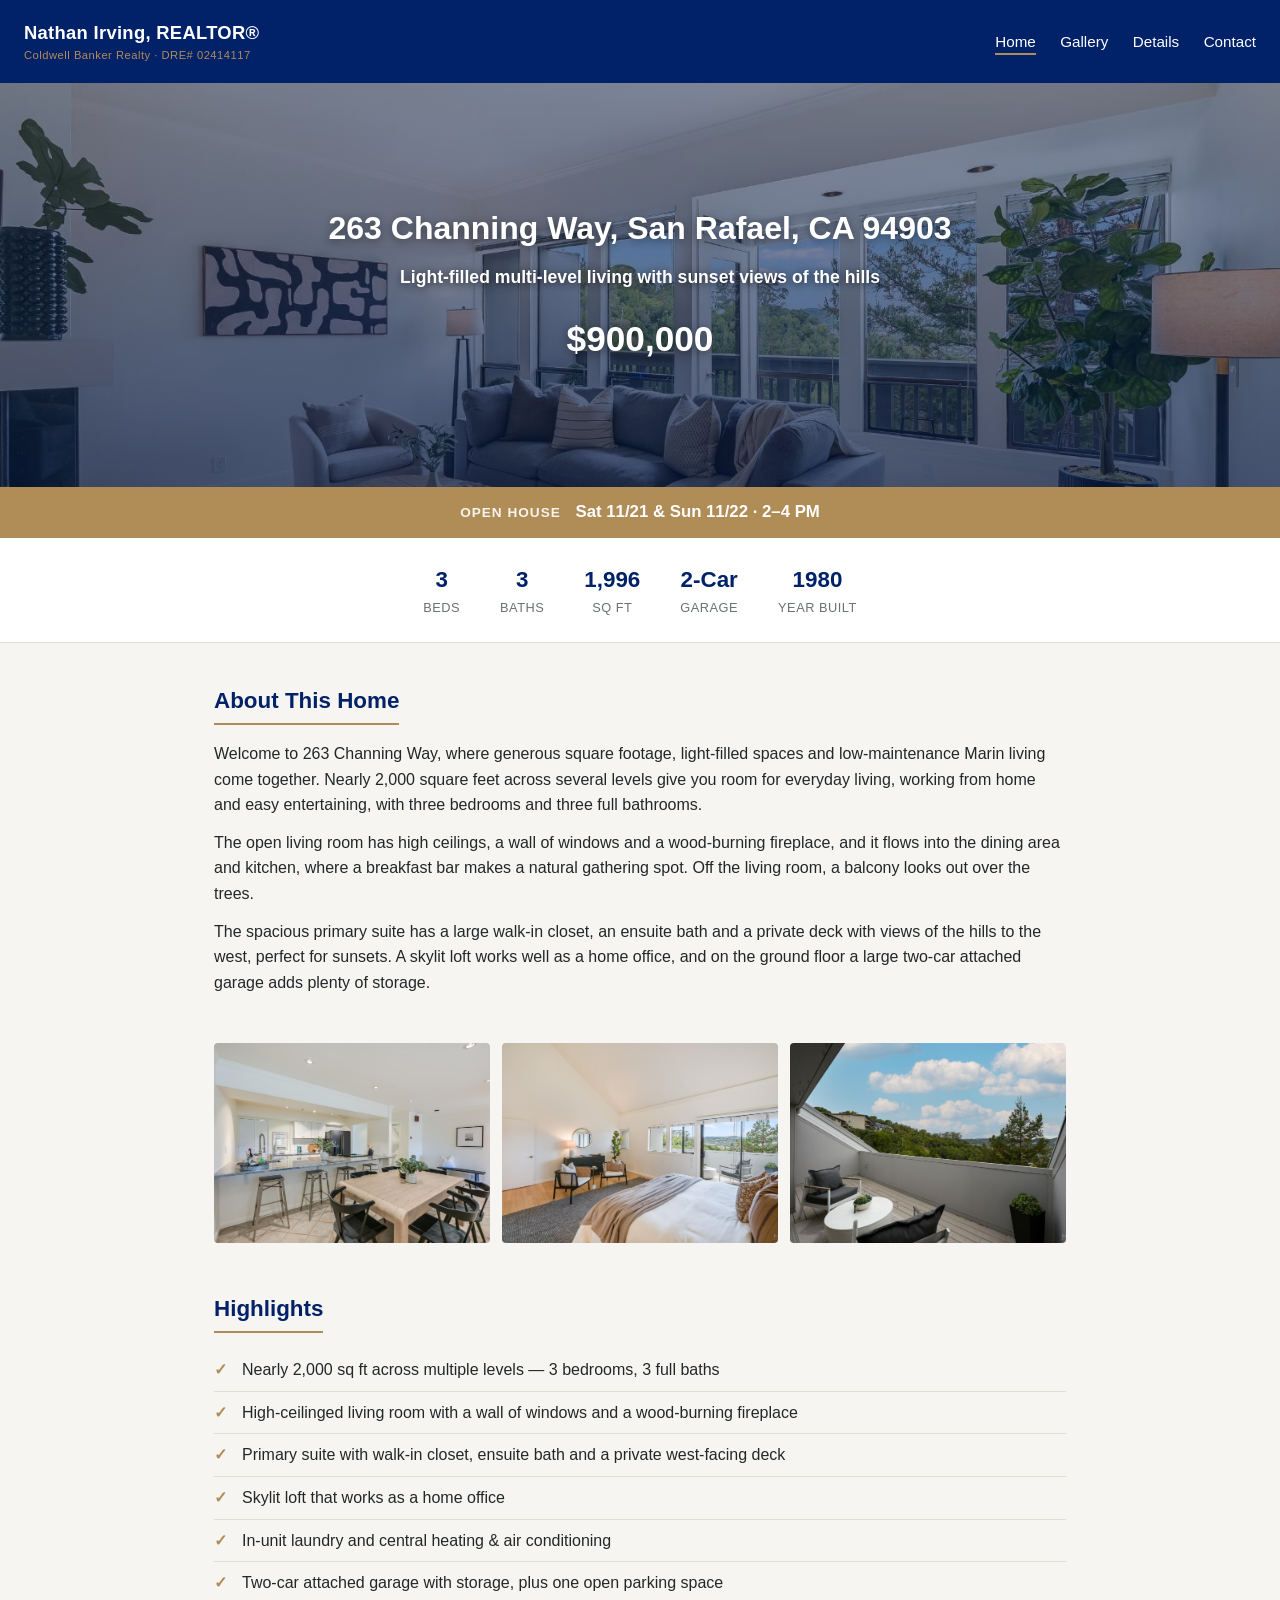
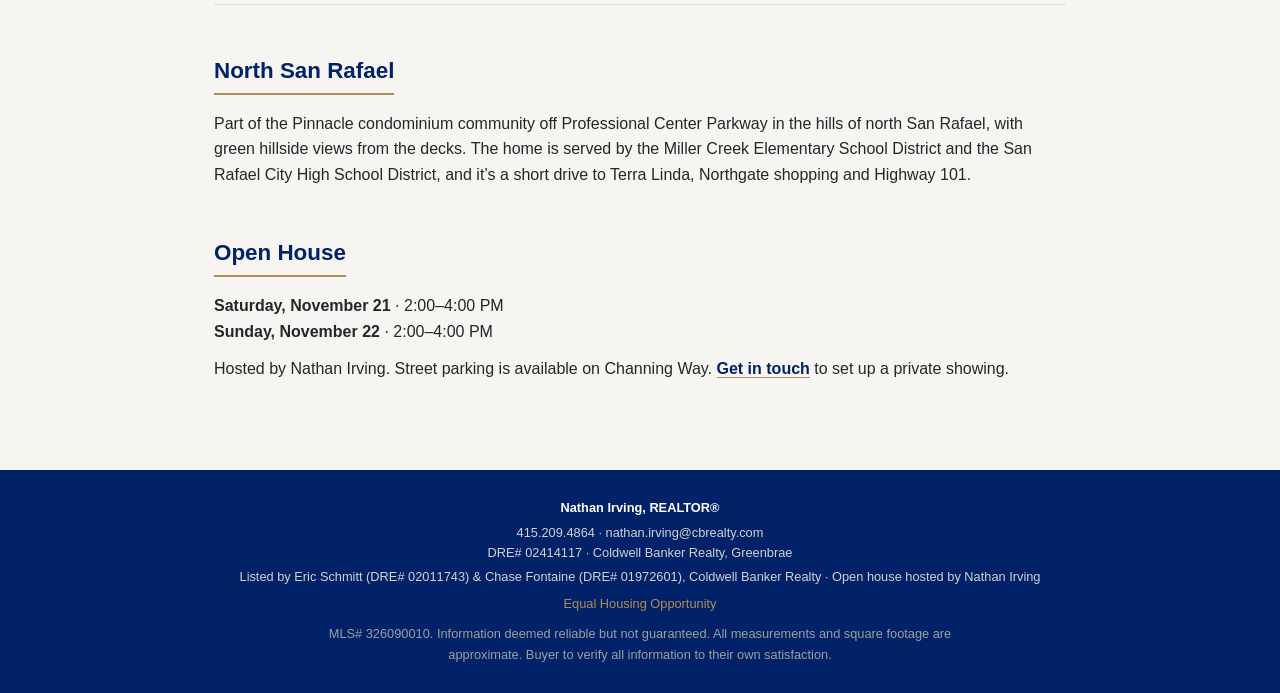
<file: index.html>
<!DOCTYPE html>
<html lang="en">
<head>
<meta charset="UTF-8">
<meta name="viewport" content="width=device-width, initial-scale=1.0">
<title>263 Channing Way, San Rafael, CA 94903 | Nathan Irving, REALTOR&reg;</title>
<meta name="description" content="Light-filled 3 bed, 3 bath multi-level condo with a private hill-view deck in north San Rafael. 263 Channing Way, San Rafael, CA 94903. Open house hosted by Nathan Irving, DRE# 02414117.">
<meta property="og:title" content="263 Channing Way, San Rafael | $900,000">
<meta property="og:description" content="3 bed &middot; 3 bath &middot; 1,996 sq ft. Sat 11/21 &amp; Sun 11/22 &middot; 2&ndash;4 PM">
<meta property="og:image" content="images/01-living-room.jpg">
<link rel="stylesheet" href="style.css">
</head>
<body>

<header>
  <div class="brand">Nathan Irving, REALTOR&reg;<span class="dre">Coldwell Banker Realty &middot; DRE# 02414117</span></div>
  <nav>
    <a href="index.html" class="active">Home</a>
    <a href="gallery.html">Gallery</a>
    <a href="details.html">Details</a>
    
    <a href="contact.html">Contact</a>
  </nav>
</header>

<div class="hero has-photo" style="--hero-img: url('images/01-living-room.jpg')">
  <h1>263 Channing Way, San Rafael, CA 94903</h1>
  <div class="tagline">Light-filled multi-level living with sunset views of the hills</div>
  <div class="price">$900,000</div>
</div>

<div class="oh-banner">
  <span class="oh-label">Open House</span>
  <span>Sat 11/21 &amp; Sun 11/22 &middot; 2&ndash;4 PM</span>
</div>

<div class="stats">
  <div class="stat"><div class="num">3</div><div class="label">Beds</div></div>
  <div class="stat"><div class="num">3</div><div class="label">Baths</div></div>
  <div class="stat"><div class="num">1,996</div><div class="label">Sq Ft</div></div>
  <div class="stat"><div class="num">2-Car</div><div class="label">Garage</div></div>
  <div class="stat"><div class="num">1980</div><div class="label">Year Built</div></div>
</div>

<main>

  <section>
    <h2>About This Home</h2>
    <p>Welcome to 263 Channing Way, where generous square footage, light-filled spaces and low-maintenance Marin living come together. Nearly 2,000 square feet across several levels give you room for everyday living, working from home and easy entertaining, with three bedrooms and three full bathrooms.</p>
    <p>The open living room has high ceilings, a wall of windows and a wood-burning fireplace, and it flows into the dining area and kitchen, where a breakfast bar makes a natural gathering spot. Off the living room, a balcony looks out over the trees.</p>
    <p>The spacious primary suite has a large walk-in closet, an ensuite bath and a private deck with views of the hills to the west, perfect for sunsets. A skylit loft works well as a home office, and on the ground floor a large two-car attached garage adds plenty of storage.</p>
  </section>

  <div class="photo-strip">
    <img src="images/04-kitchen-dining.jpg" alt="Kitchen with breakfast bar">
    <img src="images/10-primary-suite-deck.jpg" alt="Primary suite">
    <img src="images/28-primary-deck-views.jpg" alt="Primary suite deck with western hill views">
  </div>

  <section>
    <h2>Highlights</h2>
    <ul class="features">
      <li>Nearly 2,000 sq ft across multiple levels &mdash; 3 bedrooms, 3 full baths</li>
      <li>High-ceilinged living room with a wall of windows and a wood-burning fireplace</li>
      <li>Primary suite with walk-in closet, ensuite bath and a private west-facing deck</li>
      <li>Skylit loft that works as a home office</li>
      <li>In-unit laundry and central heating &amp; air conditioning</li>
      <li>Two-car attached garage with storage, plus one open parking space</li>
    </ul>
  </section>

  <section>
    <h2>North San Rafael</h2>
    <p>Part of the Pinnacle condominium community off Professional Center Parkway in the hills of north San Rafael, with green hillside views from the decks. The home is served by the Miller Creek Elementary School District and the San Rafael City High School District, and it&rsquo;s a short drive to Terra Linda, Northgate shopping and Highway 101.</p>
  </section>

  <section>
    <h2>Open House</h2>
    <p><strong>Saturday, November 21</strong> &middot; 2:00&ndash;4:00 PM<br><strong>Sunday, November 22</strong> &middot; 2:00&ndash;4:00 PM</p>
    <p>Hosted by Nathan Irving. Street parking is available on Channing Way. <a class="text-link" href="contact.html">Get in touch</a> to set up a private showing.</p>
  </section>
</main>

<footer>
  <div class="agent-line">Nathan Irving, REALTOR&reg;</div>
  <div>415.209.4864 &middot; nathan.irving@cbrealty.com</div>
  <div>DRE# 02414117 &middot; Coldwell Banker Realty, Greenbrae</div>
  <div class="listed-by">Listed by Eric Schmitt (DRE# 02011743) &amp; Chase Fontaine (DRE# 01972601), Coldwell Banker Realty &middot; Open house hosted by Nathan Irving</div>
  <span class="eho">Equal Housing Opportunity</span>
  <p class="disclaimer">MLS# 326090010. Information deemed reliable but not guaranteed. All measurements and square footage are approximate. Buyer to verify all information to their own satisfaction.</p>
</footer>

</body>
</html>
</file>
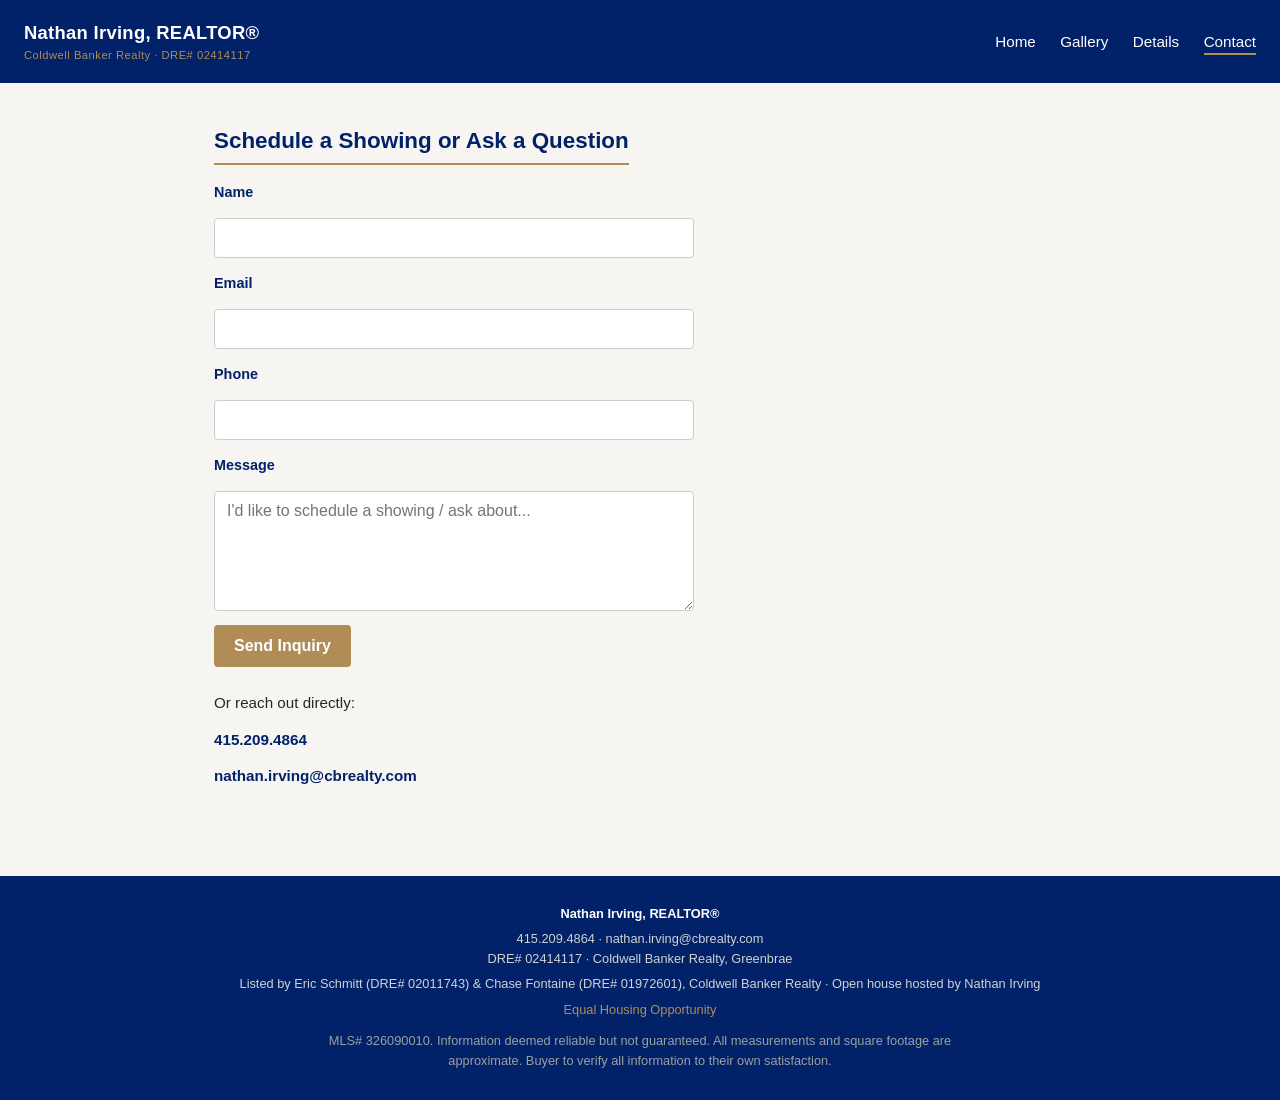
<file: contact.html>
<!DOCTYPE html>
<html lang="en">
<head>
<meta charset="UTF-8">
<meta name="viewport" content="width=device-width, initial-scale=1.0">
<title>Contact | 263 Channing Way, San Rafael, CA 94903</title>
<link rel="stylesheet" href="style.css">
</head>
<body>

<header>
  <div class="brand">Nathan Irving, REALTOR&reg;<span class="dre">Coldwell Banker Realty &middot; DRE# 02414117</span></div>
  <nav>
    <a href="index.html">Home</a>
    <a href="gallery.html">Gallery</a>
    <a href="details.html">Details</a>
    
    <a href="contact.html" class="active">Contact</a>
  </nav>
</header>

<main>
  <section>
    <h2>Schedule a Showing or Ask a Question</h2>
    <form action="https://formspree.io/f/mjybonej" method="POST">
      <input type="hidden" name="_subject" value="New inquiry: 263 Channing Way, San Rafael, CA 94903">

      <label for="name">Name</label>
      <input type="text" id="name" name="name" required>

      <label for="email">Email</label>
      <input type="email" id="email" name="email" required>

      <label for="phone">Phone</label>
      <input type="tel" id="phone" name="phone">

      <label for="message">Message</label>
      <textarea id="message" name="message" placeholder="I'd like to schedule a showing / ask about..."></textarea>

      <button type="submit">Send Inquiry</button>
    </form>

    <div class="contact-direct">
      <p>Or reach out directly:</p>
      <p><a href="tel:+14152094864">415.209.4864</a></p>
      <p><a href="mailto:nathan.irving@cbrealty.com">nathan.irving@cbrealty.com</a></p>
    </div>
  </section>
</main>

<footer>
  <div class="agent-line">Nathan Irving, REALTOR&reg;</div>
  <div>415.209.4864 &middot; nathan.irving@cbrealty.com</div>
  <div>DRE# 02414117 &middot; Coldwell Banker Realty, Greenbrae</div>
  <div class="listed-by">Listed by Eric Schmitt (DRE# 02011743) &amp; Chase Fontaine (DRE# 01972601), Coldwell Banker Realty &middot; Open house hosted by Nathan Irving</div>
  <span class="eho">Equal Housing Opportunity</span>
  <p class="disclaimer">MLS# 326090010. Information deemed reliable but not guaranteed. All measurements and square footage are approximate. Buyer to verify all information to their own satisfaction.</p>
</footer>

</body>
</html>
</file>
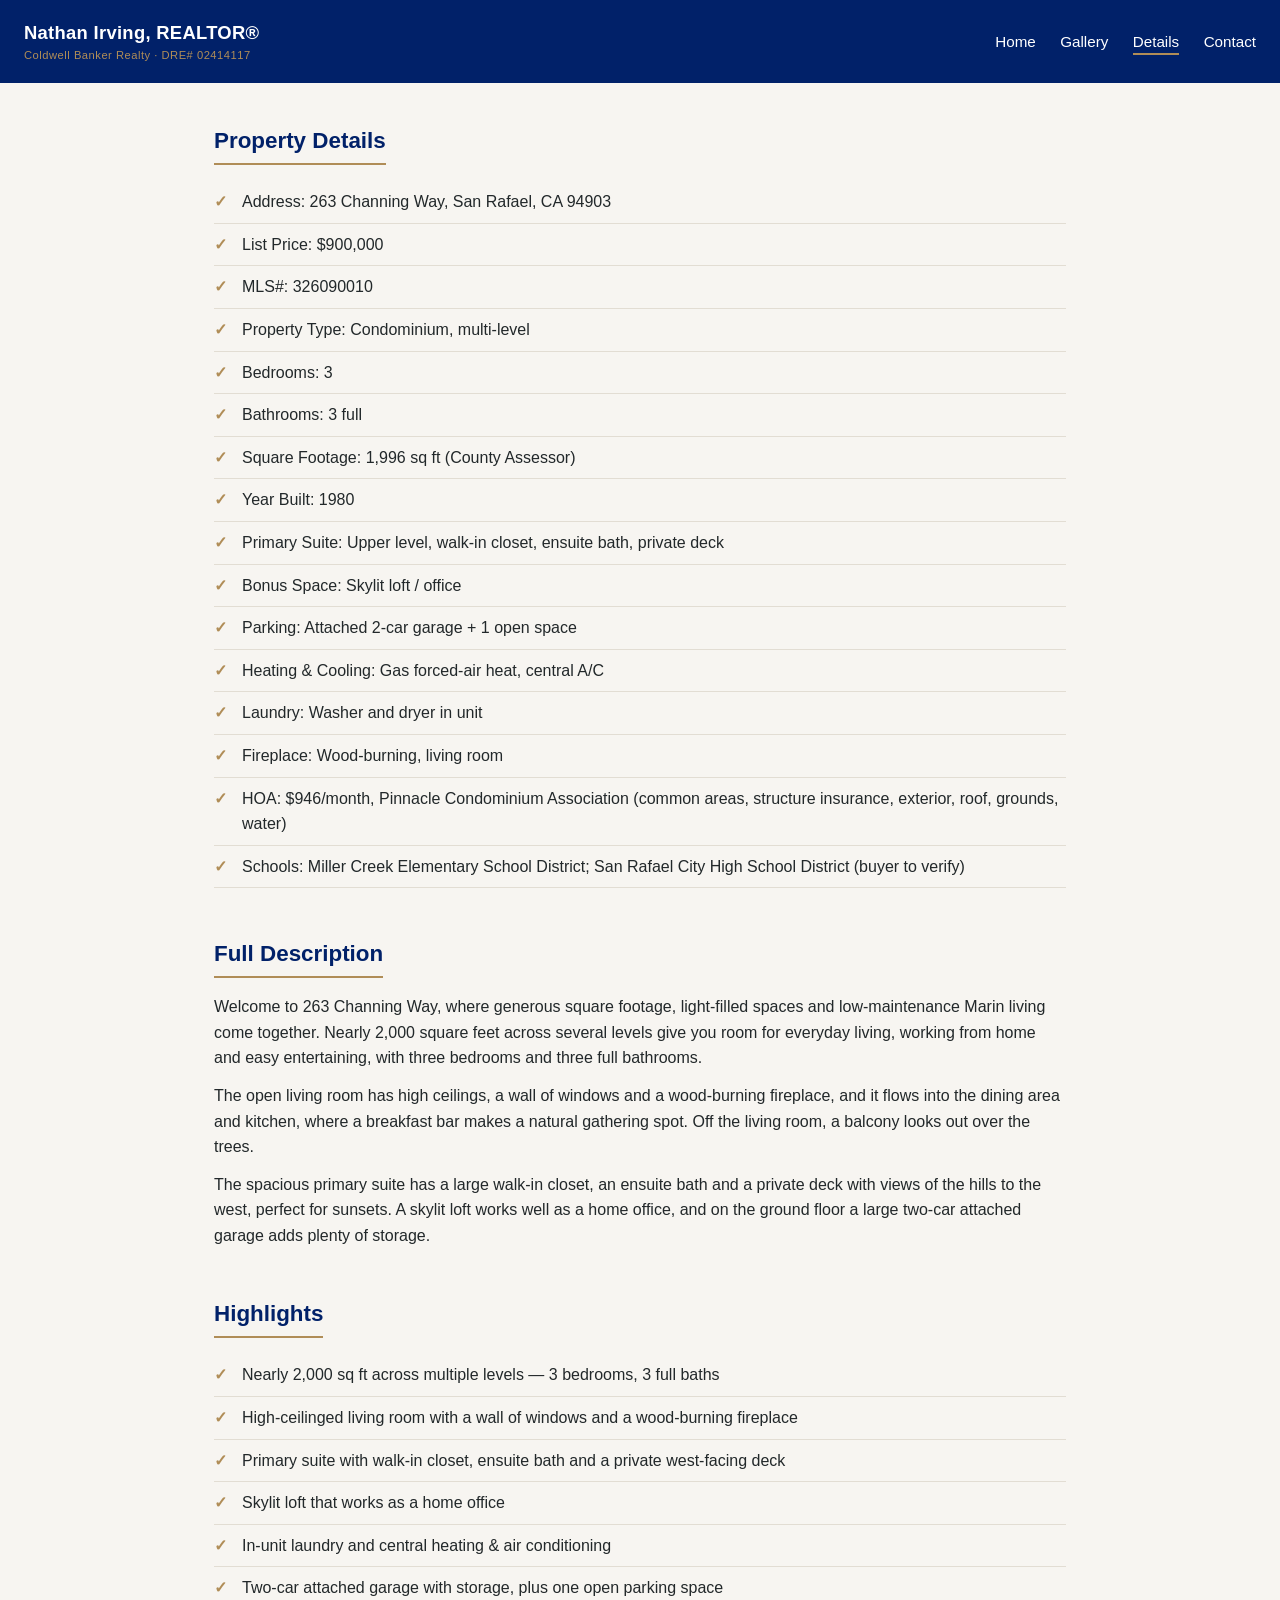
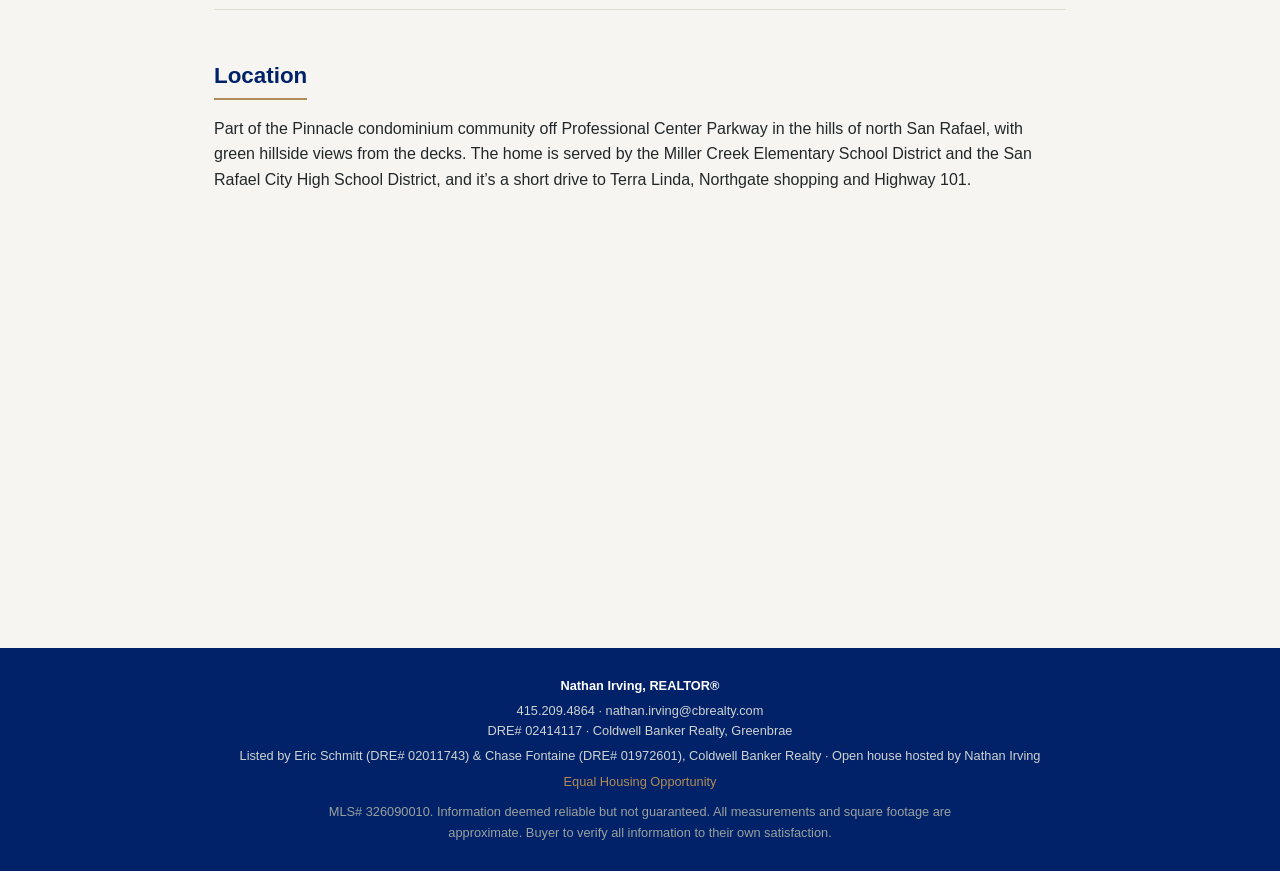
<file: details.html>
<!DOCTYPE html>
<html lang="en">
<head>
<meta charset="UTF-8">
<meta name="viewport" content="width=device-width, initial-scale=1.0">
<title>Details | 263 Channing Way, San Rafael, CA 94903</title>
<link rel="stylesheet" href="style.css">
</head>
<body>

<header>
  <div class="brand">Nathan Irving, REALTOR&reg;<span class="dre">Coldwell Banker Realty &middot; DRE# 02414117</span></div>
  <nav>
    <a href="index.html">Home</a>
    <a href="gallery.html">Gallery</a>
    <a href="details.html" class="active">Details</a>
    
    <a href="contact.html">Contact</a>
  </nav>
</header>

<main>
  <section>
    <h2>Property Details</h2>
    <ul class="features">
      <li>Address: 263 Channing Way, San Rafael, CA 94903</li>
      <li>List Price: $900,000</li>
      <li>MLS#: 326090010</li>
      <li>Property Type: Condominium, multi-level</li>
      <li>Bedrooms: 3</li>
      <li>Bathrooms: 3 full</li>
      <li>Square Footage: 1,996 sq ft (County Assessor)</li>
      <li>Year Built: 1980</li>
      <li>Primary Suite: Upper level, walk-in closet, ensuite bath, private deck</li>
      <li>Bonus Space: Skylit loft / office</li>
      <li>Parking: Attached 2-car garage + 1 open space</li>
      <li>Heating &amp; Cooling: Gas forced-air heat, central A/C</li>
      <li>Laundry: Washer and dryer in unit</li>
      <li>Fireplace: Wood-burning, living room</li>
      <li>HOA: $946/month, Pinnacle Condominium Association (common areas, structure insurance, exterior, roof, grounds, water)</li>
      <li>Schools: Miller Creek Elementary School District; San Rafael City High School District (buyer to verify)</li>
    </ul>
  </section>

  <section>
    <h2>Full Description</h2>
    <p>Welcome to 263 Channing Way, where generous square footage, light-filled spaces and low-maintenance Marin living come together. Nearly 2,000 square feet across several levels give you room for everyday living, working from home and easy entertaining, with three bedrooms and three full bathrooms.</p>
    <p>The open living room has high ceilings, a wall of windows and a wood-burning fireplace, and it flows into the dining area and kitchen, where a breakfast bar makes a natural gathering spot. Off the living room, a balcony looks out over the trees.</p>
    <p>The spacious primary suite has a large walk-in closet, an ensuite bath and a private deck with views of the hills to the west, perfect for sunsets. A skylit loft works well as a home office, and on the ground floor a large two-car attached garage adds plenty of storage.</p>
  </section>

  <section>
    <h2>Highlights</h2>
    <ul class="features">
      <li>Nearly 2,000 sq ft across multiple levels &mdash; 3 bedrooms, 3 full baths</li>
      <li>High-ceilinged living room with a wall of windows and a wood-burning fireplace</li>
      <li>Primary suite with walk-in closet, ensuite bath and a private west-facing deck</li>
      <li>Skylit loft that works as a home office</li>
      <li>In-unit laundry and central heating &amp; air conditioning</li>
      <li>Two-car attached garage with storage, plus one open parking space</li>
    </ul>
  </section>

  <section>
    <h2>Location</h2>
    <p>Part of the Pinnacle condominium community off Professional Center Parkway in the hills of north San Rafael, with green hillside views from the decks. The home is served by the Miller Creek Elementary School District and the San Rafael City High School District, and it&rsquo;s a short drive to Terra Linda, Northgate shopping and Highway 101.</p>
    <iframe class="map-embed" title="Map of 263 Channing Way, San Rafael, CA 94903" src="https://maps.google.com/maps?q=263%20Channing%20Way%2C%20San%20Rafael%2C%20CA%2094903&amp;z=15&amp;output=embed" loading="lazy" referrerpolicy="no-referrer-when-downgrade"></iframe>
  </section>
</main>

<footer>
  <div class="agent-line">Nathan Irving, REALTOR&reg;</div>
  <div>415.209.4864 &middot; nathan.irving@cbrealty.com</div>
  <div>DRE# 02414117 &middot; Coldwell Banker Realty, Greenbrae</div>
  <div class="listed-by">Listed by Eric Schmitt (DRE# 02011743) &amp; Chase Fontaine (DRE# 01972601), Coldwell Banker Realty &middot; Open house hosted by Nathan Irving</div>
  <span class="eho">Equal Housing Opportunity</span>
  <p class="disclaimer">MLS# 326090010. Information deemed reliable but not guaranteed. All measurements and square footage are approximate. Buyer to verify all information to their own satisfaction.</p>
</footer>

</body>
</html>
</file>
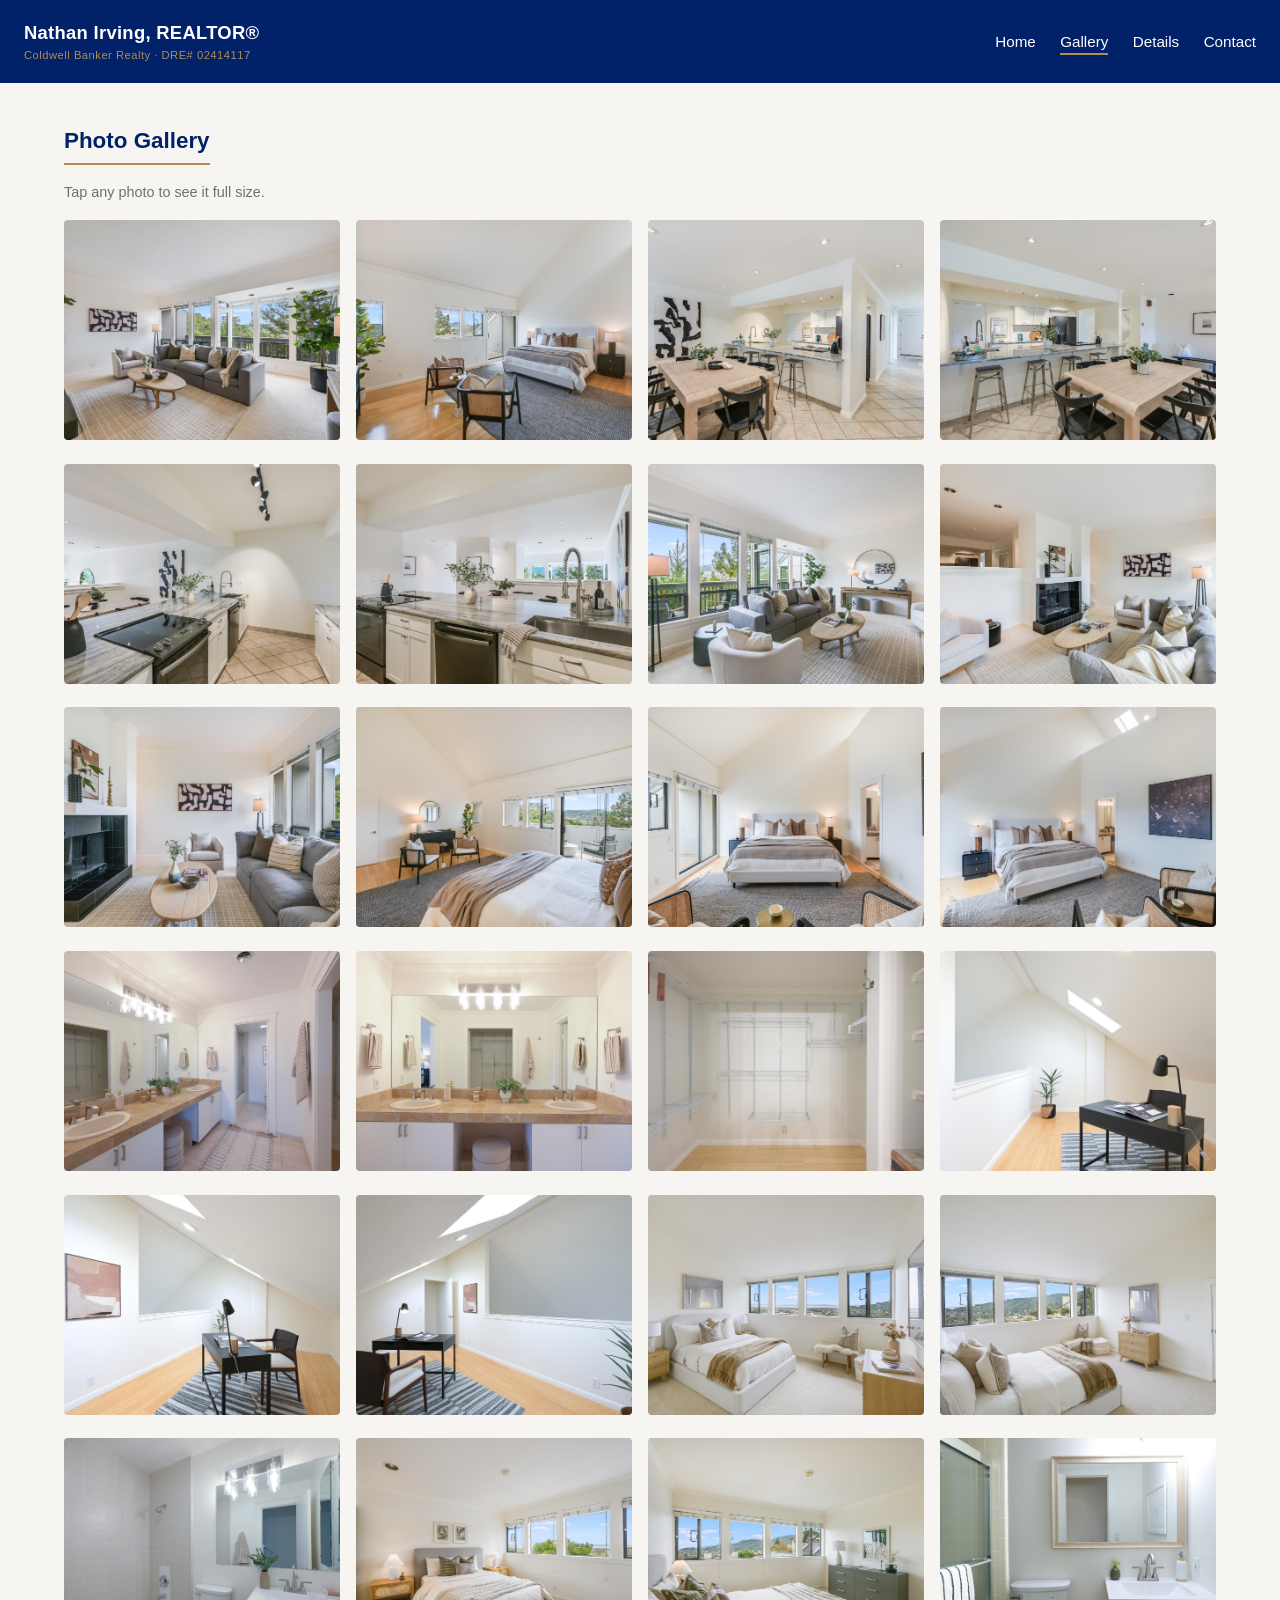
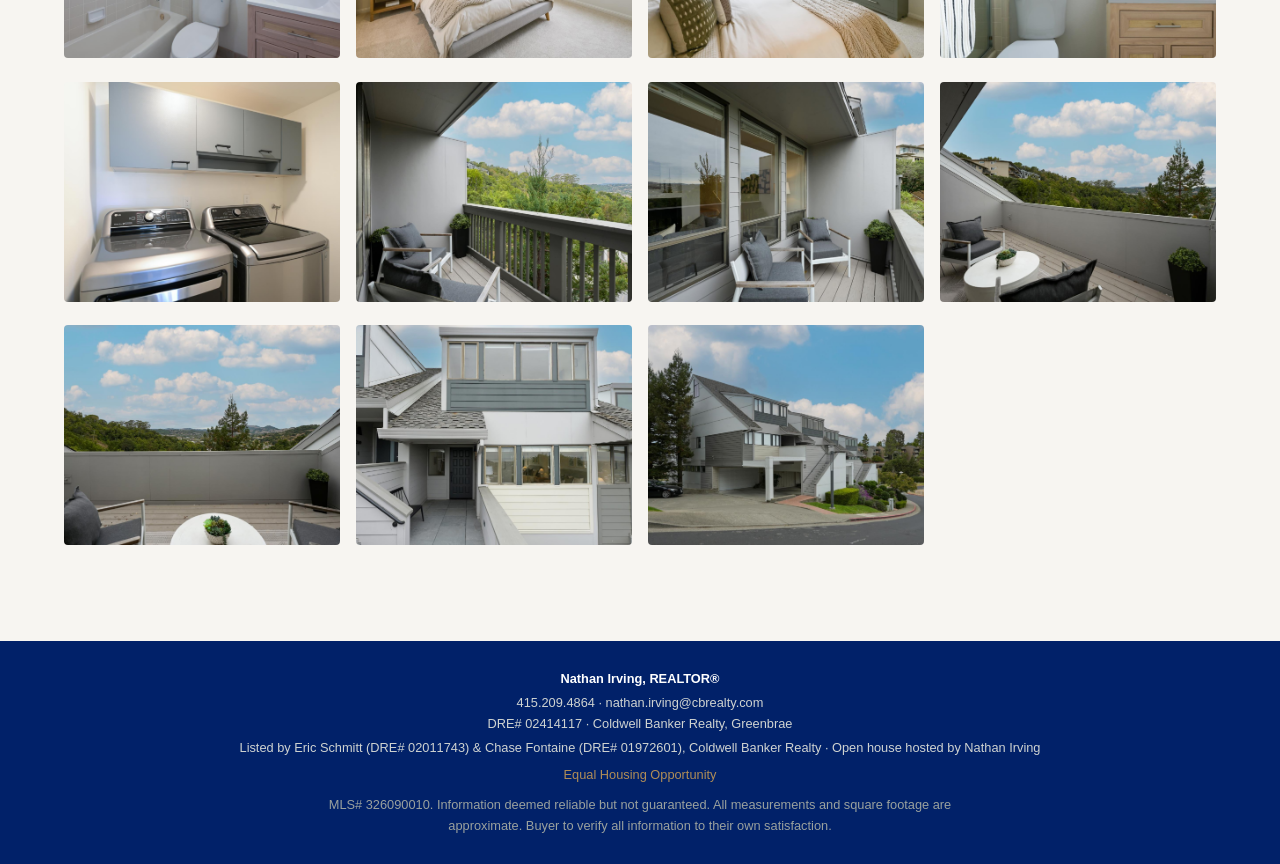
<file: gallery.html>
<!DOCTYPE html>
<html lang="en">
<head>
<meta charset="UTF-8">
<meta name="viewport" content="width=device-width, initial-scale=1.0">
<title>Gallery | 263 Channing Way, San Rafael, CA 94903</title>
<link rel="stylesheet" href="style.css">
</head>
<body>

<header>
  <div class="brand">Nathan Irving, REALTOR&reg;<span class="dre">Coldwell Banker Realty &middot; DRE# 02414117</span></div>
  <nav>
    <a href="index.html">Home</a>
    <a href="gallery.html" class="active">Gallery</a>
    <a href="details.html">Details</a>
    
    <a href="contact.html">Contact</a>
  </nav>
</header>

<main class="wide">
  <section>
    <h2>Photo Gallery</h2>
    <p class="hint">Tap any photo to see it full size.</p>
    <div class="gallery-grid">
      <a href="images/01-living-room.jpg" target="_blank" rel="noopener"><img src="images/01-living-room.jpg" alt="Living room, 263 Channing Way" loading="lazy"></a>
      <a href="images/02-bedroom.jpg" target="_blank" rel="noopener"><img src="images/02-bedroom.jpg" alt="Main-level bedroom, 263 Channing Way" loading="lazy"></a>
      <a href="images/03-dining-kitchen.jpg" target="_blank" rel="noopener"><img src="images/03-dining-kitchen.jpg" alt="Dining kitchen, 263 Channing Way" loading="lazy"></a>
      <a href="images/04-kitchen-dining.jpg" target="_blank" rel="noopener"><img src="images/04-kitchen-dining.jpg" alt="Kitchen dining, 263 Channing Way" loading="lazy"></a>
      <a href="images/05-kitchen.jpg" target="_blank" rel="noopener"><img src="images/05-kitchen.jpg" alt="Kitchen, 263 Channing Way" loading="lazy"></a>
      <a href="images/06-kitchen-detail.jpg" target="_blank" rel="noopener"><img src="images/06-kitchen-detail.jpg" alt="Kitchen detail, 263 Channing Way" loading="lazy"></a>
      <a href="images/07-living-room-views.jpg" target="_blank" rel="noopener"><img src="images/07-living-room-views.jpg" alt="Living room views, 263 Channing Way" loading="lazy"></a>
      <a href="images/08-living-room-fireplace.jpg" target="_blank" rel="noopener"><img src="images/08-living-room-fireplace.jpg" alt="Living room fireplace, 263 Channing Way" loading="lazy"></a>
      <a href="images/09-fireplace.jpg" target="_blank" rel="noopener"><img src="images/09-fireplace.jpg" alt="Fireplace, 263 Channing Way" loading="lazy"></a>
      <a href="images/10-primary-suite-deck.jpg" target="_blank" rel="noopener"><img src="images/10-primary-suite-deck.jpg" alt="Primary suite opening to its private deck, 263 Channing Way" loading="lazy"></a>
      <a href="images/11-primary-suite.jpg" target="_blank" rel="noopener"><img src="images/11-primary-suite.jpg" alt="Primary suite, 263 Channing Way" loading="lazy"></a>
      <a href="images/12-primary-suite-2.jpg" target="_blank" rel="noopener"><img src="images/12-primary-suite-2.jpg" alt="Primary suite 2, 263 Channing Way" loading="lazy"></a>
      <a href="images/13-primary-bath.jpg" target="_blank" rel="noopener"><img src="images/13-primary-bath.jpg" alt="Primary bath, 263 Channing Way" loading="lazy"></a>
      <a href="images/14-primary-bath-vanity.jpg" target="_blank" rel="noopener"><img src="images/14-primary-bath-vanity.jpg" alt="Primary bath vanity, 263 Channing Way" loading="lazy"></a>
      <a href="images/15-walk-in-closet.jpg" target="_blank" rel="noopener"><img src="images/15-walk-in-closet.jpg" alt="Walk-in closet, 263 Channing Way" loading="lazy"></a>
      <a href="images/16-loft-office.jpg" target="_blank" rel="noopener"><img src="images/16-loft-office.jpg" alt="Skylit loft / office, 263 Channing Way" loading="lazy"></a>
      <a href="images/17-loft-office-2.jpg" target="_blank" rel="noopener"><img src="images/17-loft-office-2.jpg" alt="Loft / office, 263 Channing Way" loading="lazy"></a>
      <a href="images/18-loft-office-3.jpg" target="_blank" rel="noopener"><img src="images/18-loft-office-3.jpg" alt="Loft / office, 263 Channing Way" loading="lazy"></a>
      <a href="images/19-bedroom-views.jpg" target="_blank" rel="noopener"><img src="images/19-bedroom-views.jpg" alt="Bedroom views, 263 Channing Way" loading="lazy"></a>
      <a href="images/20-bedroom-views-2.jpg" target="_blank" rel="noopener"><img src="images/20-bedroom-views-2.jpg" alt="Bedroom views 2, 263 Channing Way" loading="lazy"></a>
      <a href="images/21-bathroom.jpg" target="_blank" rel="noopener"><img src="images/21-bathroom.jpg" alt="Bathroom, 263 Channing Way" loading="lazy"></a>
      <a href="images/22-guest-bedroom.jpg" target="_blank" rel="noopener"><img src="images/22-guest-bedroom.jpg" alt="Guest bedroom, 263 Channing Way" loading="lazy"></a>
      <a href="images/23-guest-bedroom-2.jpg" target="_blank" rel="noopener"><img src="images/23-guest-bedroom-2.jpg" alt="Guest bedroom 2, 263 Channing Way" loading="lazy"></a>
      <a href="images/24-guest-bath.jpg" target="_blank" rel="noopener"><img src="images/24-guest-bath.jpg" alt="Guest bath, 263 Channing Way" loading="lazy"></a>
      <a href="images/25-laundry.jpg" target="_blank" rel="noopener"><img src="images/25-laundry.jpg" alt="In-unit laundry, 263 Channing Way" loading="lazy"></a>
      <a href="images/26-balcony.jpg" target="_blank" rel="noopener"><img src="images/26-balcony.jpg" alt="Balcony off the living room, 263 Channing Way" loading="lazy"></a>
      <a href="images/27-balcony-2.jpg" target="_blank" rel="noopener"><img src="images/27-balcony-2.jpg" alt="Balcony 2, 263 Channing Way" loading="lazy"></a>
      <a href="images/28-primary-deck-views.jpg" target="_blank" rel="noopener"><img src="images/28-primary-deck-views.jpg" alt="Primary suite deck with western hill views, 263 Channing Way" loading="lazy"></a>
      <a href="images/29-primary-deck-views-2.jpg" target="_blank" rel="noopener"><img src="images/29-primary-deck-views-2.jpg" alt="Primary suite deck, 263 Channing Way" loading="lazy"></a>
      <a href="images/30-entry.jpg" target="_blank" rel="noopener"><img src="images/30-entry.jpg" alt="Entry, 263 Channing Way" loading="lazy"></a>
      <a href="images/31-exterior.jpg" target="_blank" rel="noopener"><img src="images/31-exterior.jpg" alt="Exterior, 263 Channing Way" loading="lazy"></a>
    </div>
  </section>
  
</main>

<footer>
  <div class="agent-line">Nathan Irving, REALTOR&reg;</div>
  <div>415.209.4864 &middot; nathan.irving@cbrealty.com</div>
  <div>DRE# 02414117 &middot; Coldwell Banker Realty, Greenbrae</div>
  <div class="listed-by">Listed by Eric Schmitt (DRE# 02011743) &amp; Chase Fontaine (DRE# 01972601), Coldwell Banker Realty &middot; Open house hosted by Nathan Irving</div>
  <span class="eho">Equal Housing Opportunity</span>
  <p class="disclaimer">MLS# 326090010. Information deemed reliable but not guaranteed. All measurements and square footage are approximate. Buyer to verify all information to their own satisfaction.</p>
</footer>

</body>
</html>
</file>
<file: style.css>
:root {
  --teal: #012169; /* Coldwell Banker navy (variable name kept from template) */
  --gold: #B08D57;
  --cream: #F7F5F1;
  --dark: #22282A;
  --gray: #6B7270;
}

* { box-sizing: border-box; margin: 0; padding: 0; }

body {
  font-family: Arial, Helvetica, sans-serif;
  color: var(--dark);
  background: var(--cream);
  line-height: 1.6;
}

a { color: inherit; text-decoration: none; }

/* Header / Nav */
header {
  background: var(--teal);
  color: #fff;
  padding: 18px 24px;
  display: flex;
  justify-content: space-between;
  align-items: center;
  flex-wrap: wrap;
  gap: 10px;
}

header .brand {
  font-size: 1.15rem;
  font-weight: bold;
  letter-spacing: 0.3px;
}

header .brand .dre {
  display: block;
  font-size: 0.7rem;
  font-weight: normal;
  color: var(--gold);
  letter-spacing: 0.5px;
}

nav a {
  color: #fff;
  margin-left: 20px;
  font-size: 0.95rem;
  padding-bottom: 3px;
  border-bottom: 2px solid transparent;
}

nav a:hover, nav a.active {
  border-bottom: 2px solid var(--gold);
}

/* Hero */
.hero {
  background: var(--dark);
  color: #fff;
  padding: 70px 24px;
  text-align: center;
}

.hero h1 {
  font-size: 2rem;
  margin-bottom: 8px;
}

.hero .tagline {
  color: var(--gold);
  font-size: 1.1rem;
  margin-bottom: 20px;
}

.hero .price {
  font-size: 2.2rem;
  font-weight: bold;
}

/* Stats bar */
.stats {
  display: flex;
  justify-content: center;
  gap: 40px;
  flex-wrap: wrap;
  background: #fff;
  padding: 24px;
  border-bottom: 1px solid #e2ddd3;
}

.stats .stat { text-align: center; }
.stats .stat .num { font-size: 1.4rem; font-weight: bold; color: var(--teal); }
.stats .stat .label { font-size: 0.8rem; color: var(--gray); text-transform: uppercase; letter-spacing: 0.5px; }

/* Sections */
main { max-width: 900px; margin: 0 auto; padding: 40px 24px; }

section { margin-bottom: 48px; }

h2 {
  color: var(--teal);
  font-size: 1.4rem;
  margin-bottom: 16px;
  border-bottom: 2px solid var(--gold);
  display: inline-block;
  padding-bottom: 4px;
}

ul.features { list-style: none; }
ul.features li {
  padding: 8px 0 8px 28px;
  position: relative;
  border-bottom: 1px solid #e2ddd3;
}
ul.features li::before {
  content: "\2713";
  position: absolute;
  left: 0;
  color: var(--gold);
  font-weight: bold;
}

/* Gallery */
.gallery-grid {
  display: grid;
  grid-template-columns: repeat(auto-fit, minmax(260px, 1fr));
  gap: 16px;
}
.gallery-grid img {
  width: 100%;
  height: 220px;
  object-fit: cover;
  border-radius: 4px;
}

/* Map */
.map-embed { width: 100%; height: 360px; border: 0; border-radius: 4px; }

/* Contact form */
form { display: flex; flex-direction: column; gap: 14px; max-width: 480px; }
label { font-size: 0.9rem; font-weight: bold; color: var(--teal); }
input, textarea {
  padding: 10px 12px;
  border: 1px solid #ccc;
  border-radius: 4px;
  font-family: inherit;
  font-size: 1rem;
}
textarea { min-height: 120px; resize: vertical; }
button[type="submit"] {
  background: var(--gold);
  color: #fff;
  border: none;
  padding: 12px 20px;
  font-size: 1rem;
  font-weight: bold;
  border-radius: 4px;
  cursor: pointer;
  align-self: flex-start;
}
button[type="submit"]:hover { background: var(--teal); }

.contact-direct { margin-top: 24px; font-size: 0.95rem; }
.contact-direct a { color: var(--teal); font-weight: bold; }

/* Footer / compliance */
footer {
  background: var(--teal);
  color: #cfd3d1;
  padding: 28px 24px;
  font-size: 0.8rem;
  text-align: center;
}
footer .disclaimer { max-width: 700px; margin: 10px auto 0; color: #9aa19e; }
footer .agent-line { color: #fff; font-weight: bold; margin-bottom: 4px; }
footer .eho { color: var(--gold); margin-top: 6px; display: block; }

@media (max-width: 600px) {
  nav a { margin-left: 12px; font-size: 0.85rem; }
  .hero h1 { font-size: 1.5rem; }
  .hero .price { font-size: 1.7rem; }
}

/* --- Photo hero, open house banner, photo strip, gallery (from 24 Cottage Ln) --- */
.hero.has-photo {
  background: linear-gradient(rgba(1,20,60,0.40), rgba(1,20,60,0.68)), var(--hero-img) center 40% / cover no-repeat;
  padding: 120px 24px;
}
.hero.has-photo h1, .hero.has-photo .price { text-shadow: 0 2px 10px rgba(0,0,0,0.45); }
.hero.has-photo .tagline { color: #fff; font-weight: bold; text-shadow: 0 1px 8px rgba(0,0,0,0.7); }
.oh-banner {
  background: var(--gold);
  color: #fff;
  text-align: center;
  padding: 12px 16px;
  font-size: 1.05rem;
  font-weight: bold;
}
.oh-banner .oh-label { text-transform: uppercase; letter-spacing: 1px; margin-right: 10px; font-size: 0.85rem; opacity: 0.9; }
section p + p { margin-top: 12px; }
.photo-strip { display: grid; grid-template-columns: repeat(auto-fit, minmax(200px, 1fr)); gap: 12px; margin-bottom: 48px; }
.photo-strip img { width: 100%; height: 200px; object-fit: cover; border-radius: 4px; }
.text-link { color: var(--teal); font-weight: bold; border-bottom: 1px solid var(--gold); }
main.wide { max-width: 1200px; }
.hint { color: var(--gray); font-size: 0.9rem; margin-bottom: 16px; }
.gallery-grid a { display: block; }
.gallery-grid img { transition: opacity 0.15s; }
.gallery-grid a:hover img { opacity: 0.85; }
@media (max-width: 600px) {
  .hero.has-photo { padding: 80px 16px; }
  .oh-banner .oh-label { display: block; margin: 0 0 2px; }
}

.cta-wrap { text-align: center; margin: -8px 0 36px; }
.cta-3d { display: inline-block; background: var(--teal); color: #fff; font-weight: bold; padding: 12px 22px; border-radius: 4px; border: 2px solid var(--gold); }
.cta-3d:hover { background: var(--gold); color: #fff; }

/* Listing credit (when Nathan is hosting, not listing) */
footer .listed-by { color: #cfd3d1; margin-top: 4px; }
</file>
